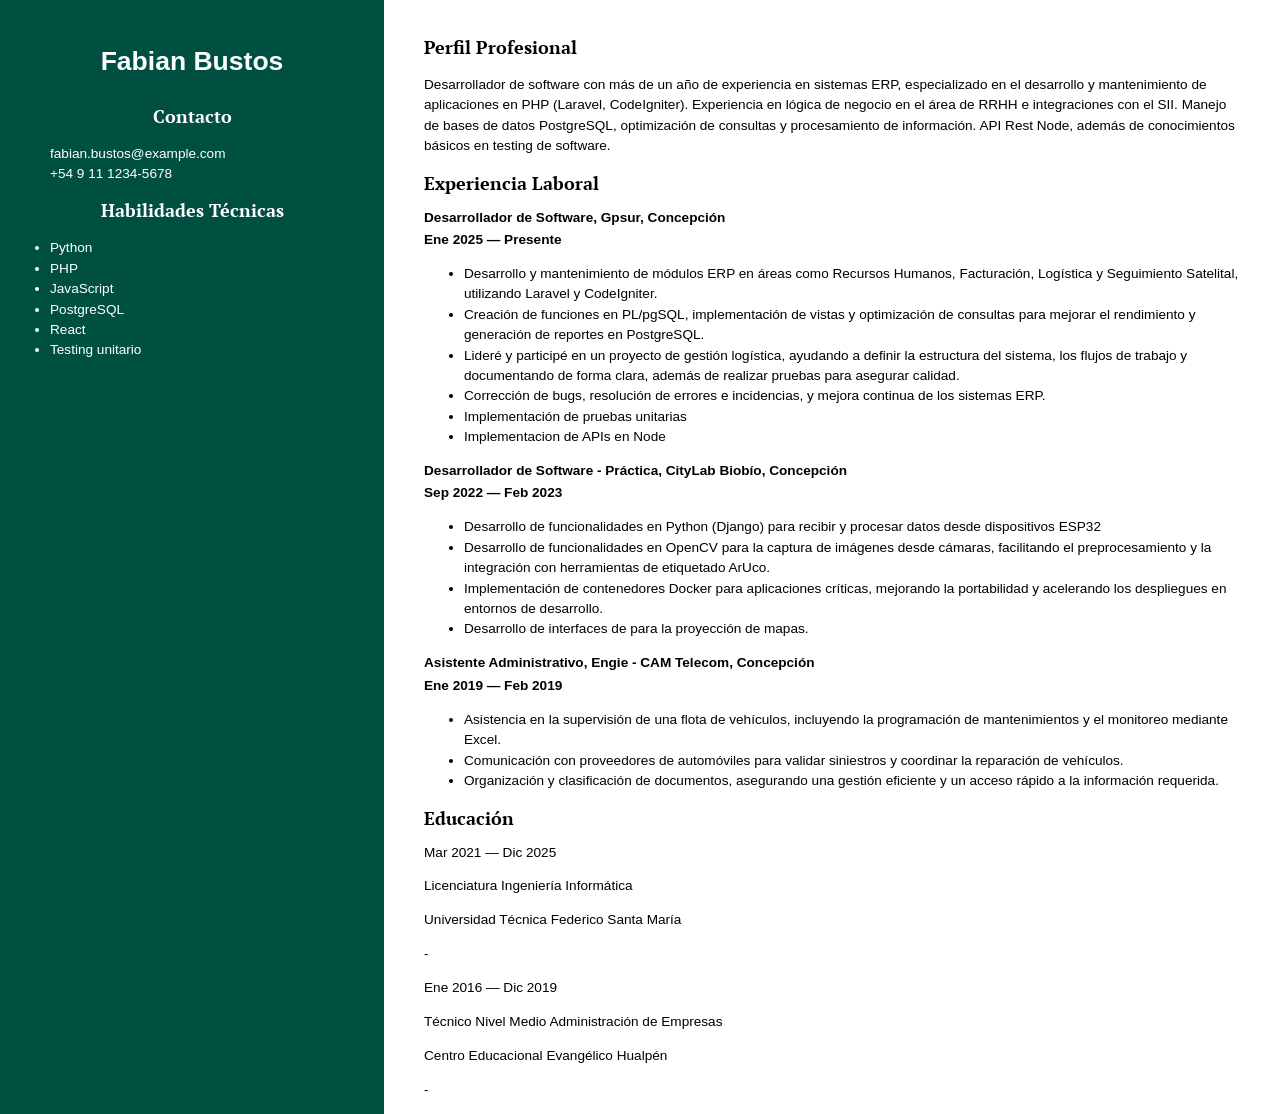
<file: index.html>
<!doctype html>
<html lang="en">
  <head>
    <meta charset="UTF-8" />
    <meta name="viewport" content="width=device-width, initial-scale=1.0" />
    <title>CV - Fabian Bustos, Computer Engineer</title>
    <link rel="stylesheet" href="style.css" />
    <link href="https://fonts.googleapis.com/css2?family=PT+Serif:wght@400;700&display=swap" rel="stylesheet">

</head>
<body>
  <main id="curriculum">
    <div class="col-1">
      <section class="section-curriculum" id="title">
        <h2>Fabian Bustos</h2>
      </section>

      <section class="section-curriculum" id="contact">
        <h2 class="section-title">Contacto</h2>
        <div class="contact-info">
          <ul>
            <li>fabian.bustos@example.com</li>
            <li>+54 9 11 1234-5678</li>
          </ul>
        </div>
      </section>
      <section class="section-curriculum" id="hard-skills"></section>
    </div>
    <div class="col-2">
        <section class="section-curriculum" id="professional-profile"></section>
        <section class="section-curriculum" id="work-experience"></section>
        <section class="section-curriculum" id="education"></section>
    </div>
  </main>

</body>

</html>

<script src="data.js"></script>
<script src="script.js"></script>
</file>
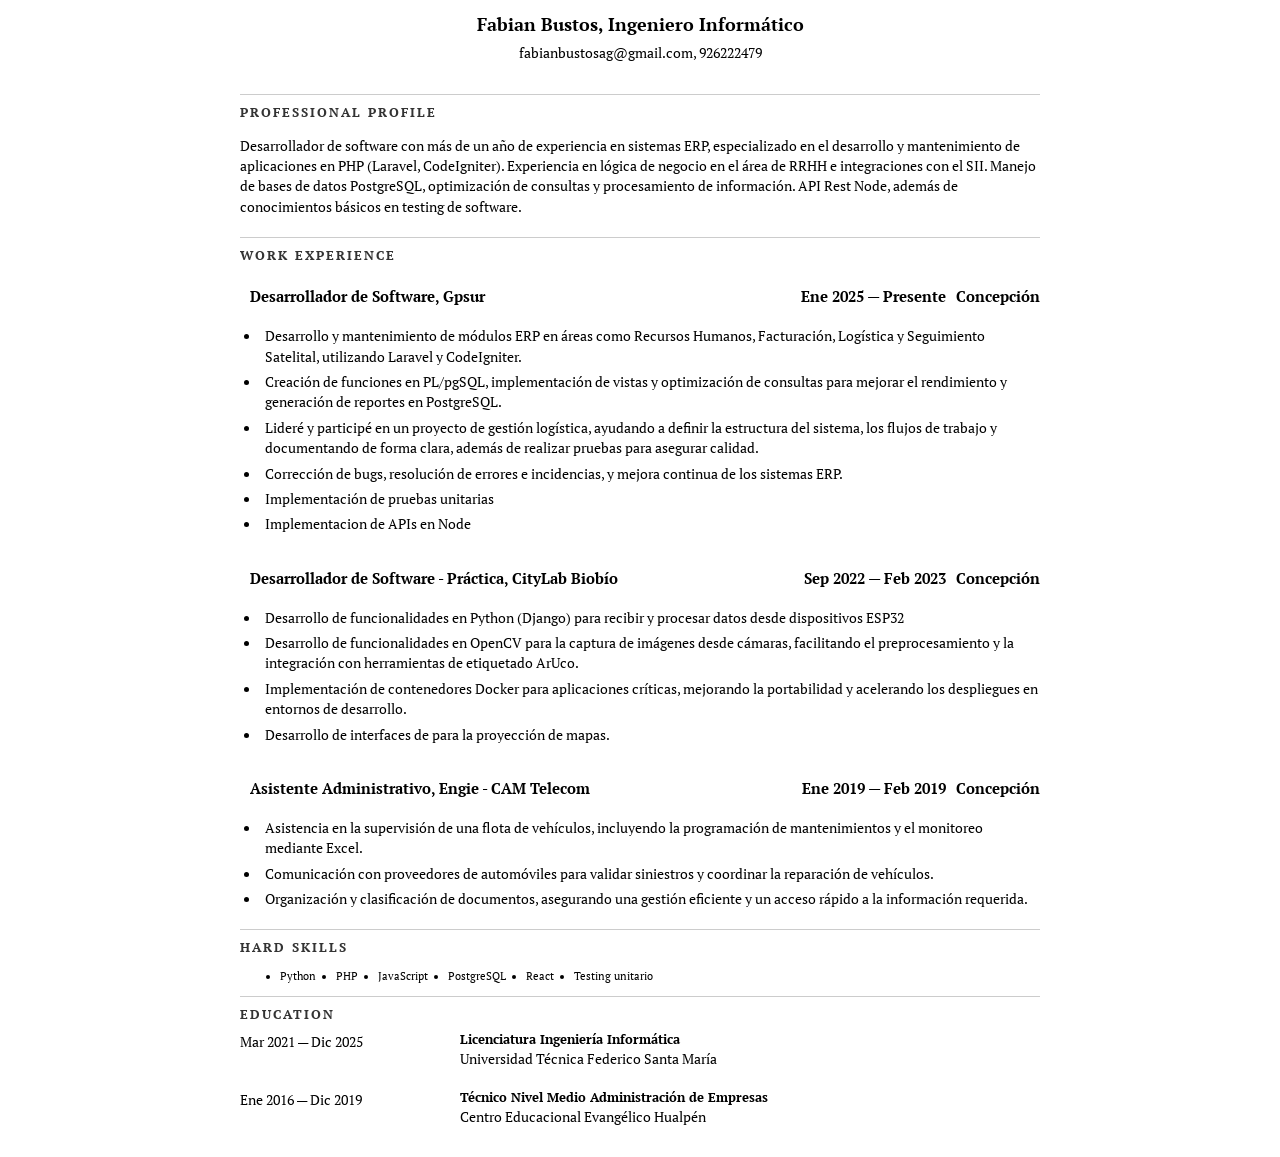
<file: F1/index.html>
<!DOCTYPE html>
<html lang="en">
<head>
    <meta charset="UTF-8" />
    <meta name="viewport" content="width=device-width, initial-scale=1.0" />
    <title>CV - Fabian Bustos, Computer Engineer</title>
    <link rel="stylesheet" href="style.css" />
    <link href="https://fonts.googleapis.com/css2?family=PT+Serif:wght@400;700&display=swap" rel="stylesheet">

</head>
<body>

  <header class="contact-info"></header>

  <main id="curriculum">
    <section class="section-curriculum" id="professional-profile"></section>
    <section class="section-curriculum" id="work-experience"></section>
    <section class="section-curriculum" id="hard-skills"></section>
    <section class="section-curriculum" id="education"></section>
  </main>

</body>

</html>

<script src="data.js"></script>
<script src="script.js"></script>
</file>
<file: style.css>
/* CSS Variables */
:root {
    --font-size-title: 12px;
    --font-size-xs: 0.85em;
    --font-size-sm: 1em;
    --font-size-md: 1.2em;
    --font-size-lg: 1.3em; 
    --font-size-xl: 1.5em;
}

@media print {
    #curriculum {
        display: table;
        width: 100%;
        height: 100vh;
    }

    .col-1,
    .col-2 {
        display: table-cell;
        vertical-align: top;
    }
}

/* BASE */

body {
    font-family: "PT Serif", Georgia, serif;
    line-height: 1.5;
    font-size: 0.85em;
    margin: 0;
    background-color: #ffffff;
}

.section-curriculum{
    font-family: "Open Sans", sans-serif;
}

.section-title{
    font-family: "PT Serif", Georgia, serif;
}

#curriculum {
    margin: 0 auto;
    display: grid;
    grid-template-columns: 30% 70%; /* 30 70 */
}

.col-1{
    background-color: #005041;
    color: #ffffff;
    padding: 20px 10px 0 10px;
}

.col-2{
    padding: 20px 40px 0 40px;
}



#contact {
  flex: 1;                 /* ocupa toda la columna */
  display: flex;
  flex-direction: column;
  justify-content: center; /* centra vertical */
}

.col-1 .section-title {
  text-align: center;
  font-size: var(--font-size-lg);
  font-weight: bold;
  margin: 0;
}


#title {
  text-align: center;
  font-size: var(--font-size-lg);
  font-weight: bold;
  margin: 0;
}

.col-2 .section-title {
  font-size: var(--font-size-lg);
  font-weight: bold;
}

.contact-info ul {
  list-style-type: none;
}

/* ************************/
/* HEADER                 */
/* ************************/


/* ************************/
/* SECTION CURRICULUM     */
/* ************************/

.section-title {
    font-size: var(--font-size-title);
    font-weight: bold;
    margin-bottom: 10px;
}

/* ************************/
/* PROFILE SECTION        */
/* ************************/


/* ************************/
/* WORK EXPERIENCE SECTION*/
/* ************************/

#work-experience .job-position .section-subtitle p{
    font-size: var(--font-size-sm);
    font-weight: bold;
    margin: 2px 0 0 0;
}

/* ************************/
/* HARD SKILLS SECTION    */
/* ************************/

/* ************************/
/* EDUCATION SECTION      */
/* ************************/
</file>
<file: F1/style.css>
body {
    font-family: "PT Serif", Georgia, serif;
    line-height: 1.5;
    font-size: 0.85em;
    margin: 0;
    background-color: #ffffff;
}

#curriculum {
    max-width: 800px;
    margin: 0 auto;
    padding: 10px;
}

.section-curriculum {
    border-top: 1px solid #ccc;
}

header.contact-info {
    text-align: center;
    margin-bottom: 20px;
}

header.contact-info h1 {
    font-size: 1.3em;
    margin-bottom: 5px;
    font-weight: bold;
}

header.contact-info p {
    font-size: 1em;
    color: #333;
    margin: 0;
}

header.contact-info a {
    color: #000000;
    text-decoration: none;
}

.section-title {
    font-size: 0.8rem;
    font-weight: bold;
    color: #333;
    letter-spacing: 2px;
    margin-top: 8px;
    margin-bottom: 8px;
}

.section-subtitle {
    font-size: 0.8rem;
    line-height: 1.2;
    
}

h3.header{
    margin-top: 1px;
    margin-bottom: 1px;
}

.header-job{
    display: flex;
    justify-content: space-between;
    align-items: center;

}

.header-job .time{
    display: flex;
    justify-content: center;
    align-items: center;
    gap: 10px;
}

#professional-profile {
    margin-bottom: 20px;
}

.job-position {
    margin-bottom: 20px;
    gap: 10px;
}

.job-position header {
    padding-left: 10px;
}

.job-position .dates {
    grid-column: 1 / 2;
    text-align: left;
}

.job-position ul {
    grid-column: 2 / 3;
    list-style-type: disc;
    margin: 5px 0 0 0;
    padding-left: 20px;
}

.job-position ul li {
    margin-bottom: 5px;
    padding-left: 5px;
}

.job-position ul:empty {
    display: none;
}

#hard-skills ul{
    font-size: 0.8em;
    display: flex;
    gap: 20px;
}

#education .education-data {
    display: grid;
    grid-template-columns: 25% 70%; /* fecha | contenido */
    column-gap: 20px;
    margin-bottom: 20px;
    align-items: start;
}

#education .details h3 {
    margin: 0;
}

#education .details p {
    margin: 2px 0 0;
}
</file>
